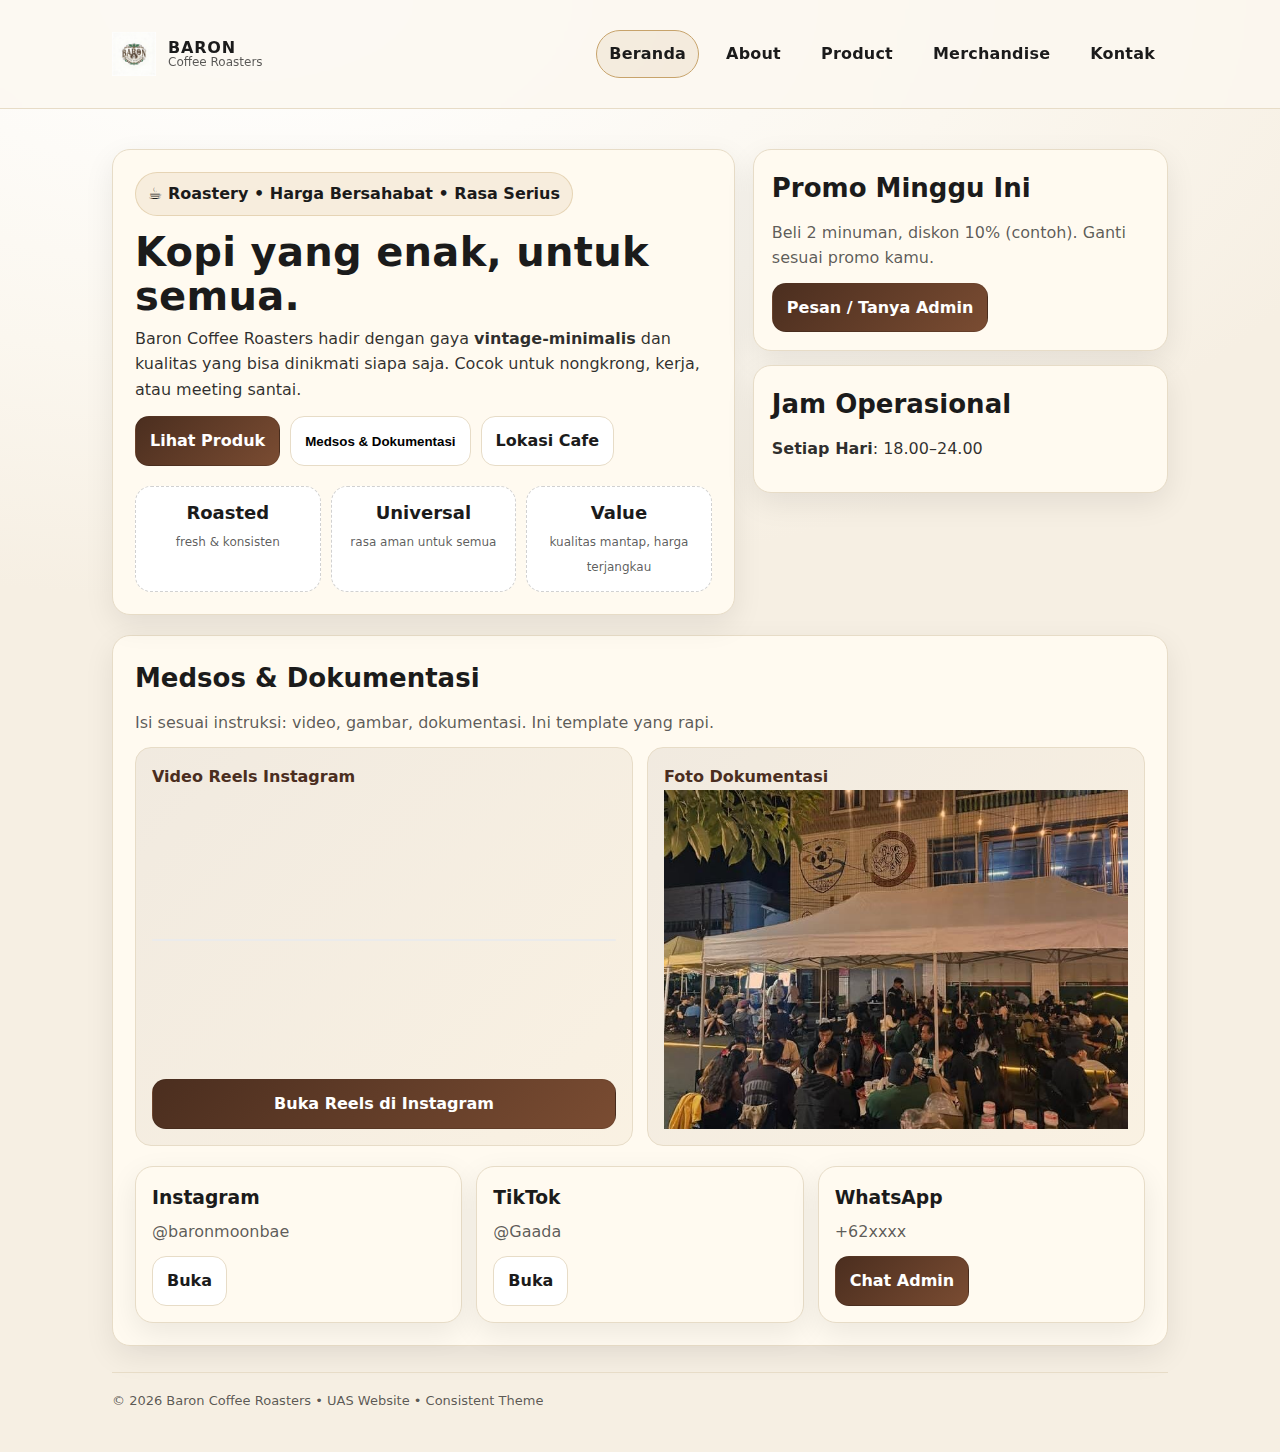
<file: index.html>
<!doctype html>
<html lang="id">
<head>
  <meta charset="utf-8" />
  <meta name="viewport" content="width=device-width,initial-scale=1" />
  <title>Baron Coffee Roasters — Beranda</title>
  <link rel="stylesheet" href="styles.css" />
</head>
<body>
  <header class="topbar">
    <div class="container nav">
      <a class="brand" href="index.html">
        <img src="logo.png" alt="Baron Coffee Roasters Logo">
        <div class="title">
          <strong>BARON</strong>
          <span>Coffee Roasters</span>
        </div>
      </a>
      <nav class="menu">
        <a href="index.html">Beranda</a>
        <a href="about.html">About</a>
        <a href="product.html">Product</a>
        <a href="merchandise.html">Merchandise</a>
        <a href="contact.html">Kontak</a>
      </nav>
    </div>
  </header>

  <main class="container">
    <section class="hero">
      <div class="card pad">
        <div class="badge">☕ Roastery • Harga Bersahabat • Rasa Serius</div>
        <h1>Kopi yang enak, untuk semua.</h1>
        <p>
          Baron Coffee Roasters hadir dengan gaya <b>vintage-minimalis</b> dan kualitas yang bisa dinikmati siapa saja.
          Cocok untuk nongkrong, kerja, atau meeting santai.
        </p>
        <div class="actions">
          <a class="btn primary" href="product.html">Lihat Produk</a>
          <button class="btn" data-scroll="#medsos">Medsos & Dokumentasi</button>
          <a class="btn" href="contact.html">Lokasi Cafe</a>
        </div>

        <div class="section">
          <div class="kpi">
            <div><b>Roasted</b><span>fresh & konsisten</span></div>
            <div><b>Universal</b><span>rasa aman untuk semua</span></div>
            <div><b>Value</b><span>kualitas mantap, harga terjangkau</span></div>
          </div>
        </div>
      </div>

      <div class="sidebox">
        <div class="card mini">
          <h2>Promo Minggu Ini</h2>
          <p class="muted">Beli 2 minuman, diskon 10% (contoh). Ganti sesuai promo kamu.</p>
          <a class="btn primary" href="contact.html">Pesan / Tanya Admin</a>
        </div>

        <div class="card mini">
          <h2>Jam Operasional</h2>
          <p><b>Setiap Hari</b>: 18.00–24.00</p>
        </div>
      </div>
    </section>

    <section class="section card pad" id="medsos">
      <h2>Medsos & Dokumentasi</h2>
      <p class="muted">Isi sesuai instruksi: video, gambar, dokumentasi. Ini template yang rapi.</p>

      <div class="media">
        <div class="ph">
          <div>
            <span class="tag">Video Reels Instagram</span>
            <p><b></b></p>
          </div>

          <!-- Instagram Reels Embed -->
          <blockquote class="instagram-media"
            data-instgrm-permalink="https://www.instagram.com/reel/DRHwDV0EokX/"
            data-instgrm-version="14"
            style="background:#fff; border:1px solid rgba(0,0,0,.08); border-radius:14px; margin:10px 0; padding:0; width:100%;">
          </blockquote>

          <a class="btn primary"
             href="https://www.instagram.com/reel/DRHwDV0EokX/?igsh=MW9xZGlvNHhzNWxycQ=="
             target="_blank" rel="noopener">
            Buka Reels di Instagram
          </a>
        </div>

        <div class="ph">
          <div>
            <span class="tag">Foto Dokumentasi</span>
          </div>
          <img src="Foto_Dokumentasi.jpg" alt="Suasana Moonbae">
        </div>
      </div>

      <div class="section grid3">
        <div class="card item">
          <h3>Instagram</h3>
          <p class="muted">@baronmoonbae </p>
          <a class="btn" href="#" onclick="alert('Ganti link IG dulu ya!')">Buka</a>
        </div>
        <div class="card item">
          <h3>TikTok</h3>
          <p class="muted">@Gaada </p>
          <a class="btn" href="#" onclick="alert('Ganti link TikTok dulu ya!')">Buka</a>
        </div>
        <div class="card item">
          <h3>WhatsApp</h3>
          <p class="muted">+62xxxx </p>
          <a class="btn primary" href="contact.html">Chat Admin</a>
        </div>
      </div>
    </section>

    <footer class="footer">
      <div class="container" style="padding:0">
        © <span id="y"></span> Baron Coffee Roasters • UAS Website • Consistent Theme
      </div>
    </footer>
  </main>

  <script async src="https://www.instagram.com/embed.js"></script>
  <script src="script.js"></script>
  <script>document.getElementById("y").textContent = new Date().getFullYear();</script>
</body>
</html>
</file>
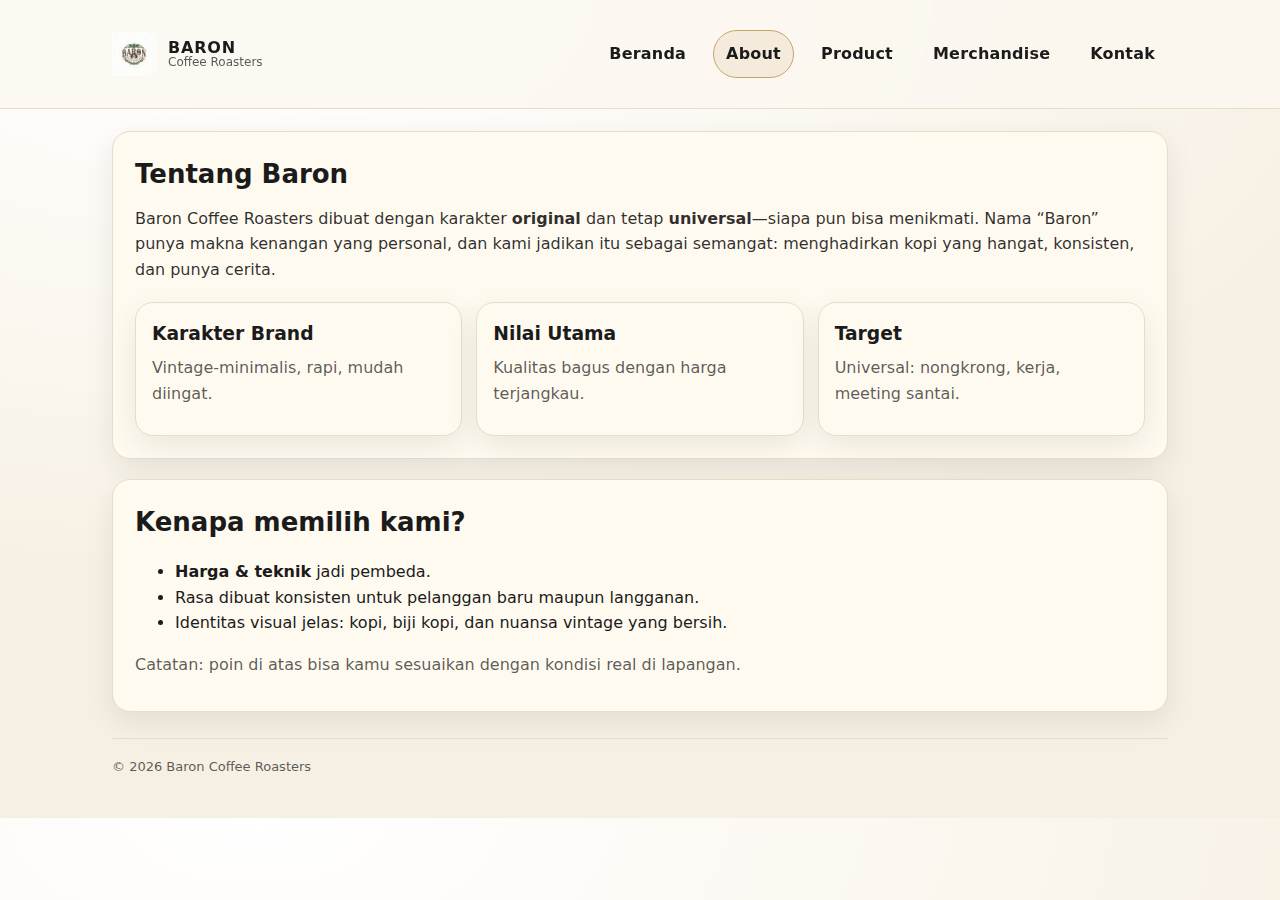
<file: about.html>
<!doctype html>
<html lang="id">
<head>
  <meta charset="utf-8" />
  <meta name="viewport" content="width=device-width,initial-scale=1" />
  <title>Baron Coffee Roasters — About</title>
  <link rel="stylesheet" href="styles.css" />
</head>
<body>
  <header class="topbar">
    <div class="container nav">
      <a class="brand" href="index.html">
        <img src="logo.png" alt="Baron Coffee Roasters Logo">
        <div class="title">
          <strong>BARON</strong>
          <span>Coffee Roasters</span>
        </div>
      </a>
      <nav class="menu">
        <a href="index.html">Beranda</a>
        <a href="about.html">About</a>
        <a href="product.html">Product</a>
        <a href="merchandise.html">Merchandise</a>
        <a href="contact.html">Kontak</a>
      </nav>
    </div>
  </header>

  <main class="container">
    <section class="card pad">
      <h2>Tentang Baron</h2>
      <p>
        Baron Coffee Roasters dibuat dengan karakter <b>original</b> dan tetap <b>universal</b>—siapa pun bisa menikmati.
        Nama “Baron” punya makna kenangan yang personal, dan kami jadikan itu sebagai semangat: menghadirkan kopi yang hangat,
        konsisten, dan punya cerita.
      </p>
      <div class="section grid3">
        <div class="card item">
          <h3>Karakter Brand</h3>
          <p class="muted">Vintage-minimalis, rapi, mudah diingat.</p>
        </div>
        <div class="card item">
          <h3>Nilai Utama</h3>
          <p class="muted">Kualitas bagus dengan harga terjangkau.</p>
        </div>
        <div class="card item">
          <h3>Target</h3>
          <p class="muted">Universal: nongkrong, kerja, meeting santai.</p>
        </div>
      </div>
    </section>

    <section class="section card pad">
      <h2>Kenapa memilih kami?</h2>
      <ul>
        <li><b>Harga & teknik</b> jadi pembeda.</li>
        <li>Rasa dibuat konsisten untuk pelanggan baru maupun langganan.</li>
        <li>Identitas visual jelas: kopi, biji kopi, dan nuansa vintage yang bersih.</li>
      </ul>
      <p class="muted">Catatan: poin di atas bisa kamu sesuaikan dengan kondisi real di lapangan.</p>
    </section>

    <footer class="footer">
      <div class="container" style="padding:0">
        © <span id="y"></span> Baron Coffee Roasters
      </div>
    </footer>
  </main>

  <script src="script.js"></script>
  <script>document.getElementById("y").textContent = new Date().getFullYear();</script>
</body>
</html>
</file>
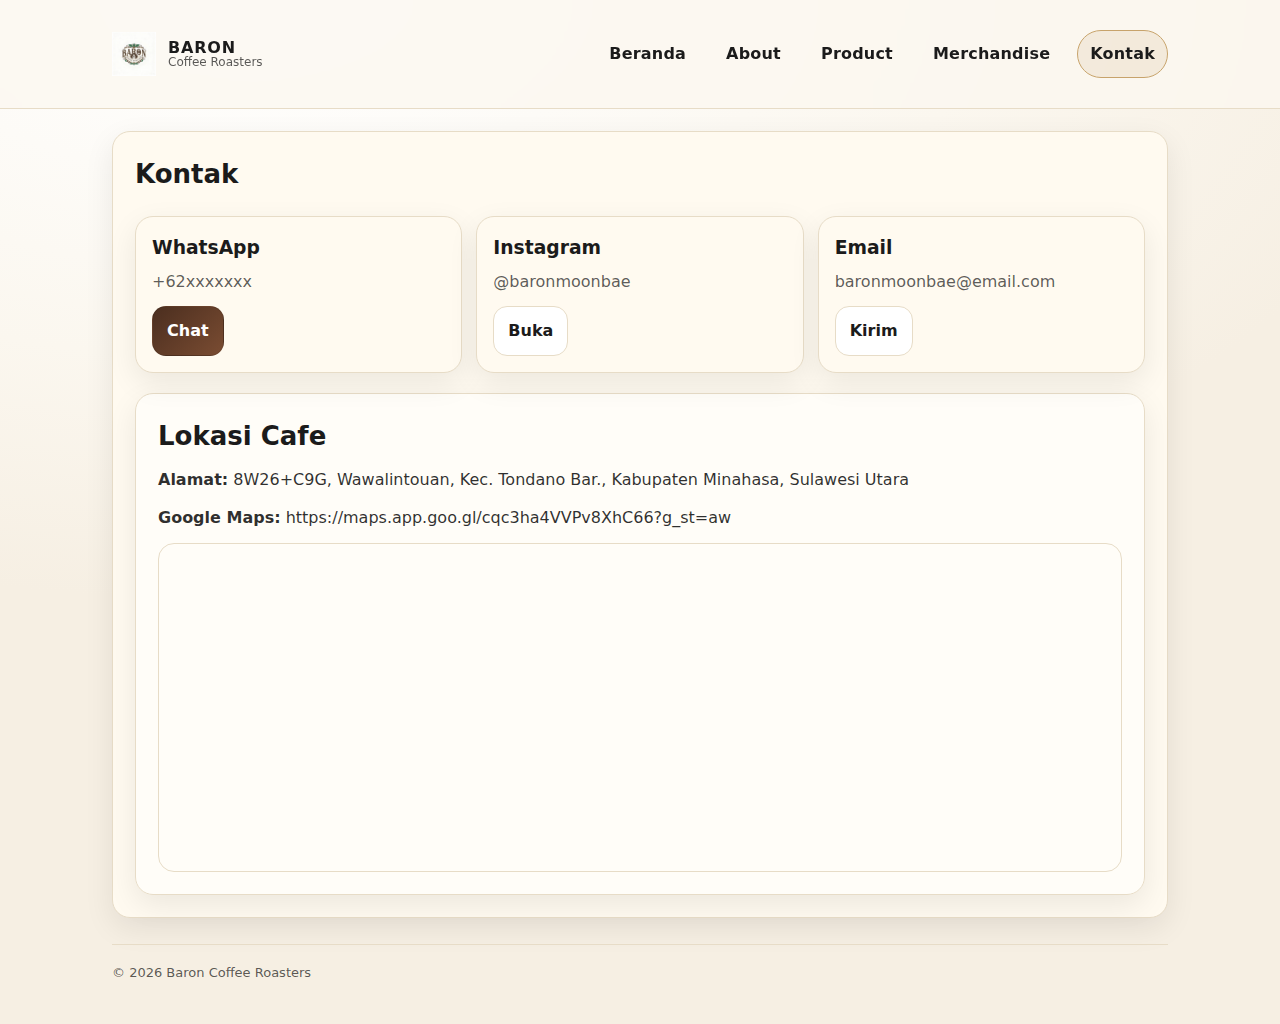
<file: contact.html>
<!doctype html>
<html lang="id">
<head>
  <meta charset="utf-8" />
  <meta name="viewport" content="width=device-width,initial-scale=1" />
  <title>Baron Coffee Roasters — Kontak</title>
  <link rel="stylesheet" href="styles.css" />
</head>
<body>
  <header class="topbar">
    <div class="container nav">
      <a class="brand" href="index.html">
        <img src="logo.png" alt="Baron Coffee Roasters Logo">
        <div class="title">
          <strong>BARON</strong>
          <span>Coffee Roasters</span>
        </div>
      </a>
      <nav class="menu">
        <a href="index.html">Beranda</a>
        <a href="about.html">About</a>
        <a href="product.html">Product</a>
        <a href="merchandise.html">Merchandise</a>
        <a href="contact.html">Kontak</a>
      </nav>
    </div>
  </header>

  <main class="container">
    <section class="card pad">
      <h2>Kontak</h2>

      <div class="grid3 section">
        <div class="card item">
          <h3>WhatsApp</h3>
          <p class="muted">+62xxxxxxx </p>
          <a class="btn primary" href="#" onclick="alert('Ganti nomor WA dulu ya!')">Chat</a>
        </div>
        <div class="card item">
          <h3>Instagram</h3>
          <p class="muted">@baronmoonbae </p>
          <a class="btn" href="#" onclick="alert('Ganti link IG dulu ya!')">Buka</a>
        </div>
        <div class="card item">
          <h3>Email</h3>
          <p class="muted">baronmoonbae@email.com </p>
          <a class="btn" href="#" onclick="alert('Ganti email dulu ya!')">Kirim</a>
        </div>
      </div>

      <div class="section card pad" style="background:rgba(255,255,255,.55)">
        <h2>Lokasi Cafe</h2>
        <p><b>Alamat:</b> 8W26+C9G, Wawalintouan, Kec. Tondano Bar., Kabupaten Minahasa, Sulawesi Utara</p>
        <p><b>Google Maps:</b> https://maps.app.goo.gl/cqc3ha4VVPv8XhC66?g_st=aw</p>

        <!-- CARA CEPAT: buka Google Maps -> Share -> Embed a map -> copy HTML iframe -->
        <div style="margin-top:12px; border-radius:16px; overflow:hidden; border:1px solid var(--line);">
          <iframe src="https://www.google.com/maps/embed?pb=!1m18!1m12!1m3!1d3988.7897094697396!2d124.91094520000001!3d1.3010559000000002!2m3!1f0!2f0!3f0!3m2!1i1024!2i768!4f13.1!3m3!1m2!1s0x328715005c927f55%3A0x173a81e8b3f80809!2sMoonBae%20Tondano!5e0!3m2!1sid!2sid!4v1765875985945!5m2!1sid!2sid" 
          width="100%" height="320" style="border:0;" 
          allowfullscreen="" loading="lazy" referrerpolicy="no-referrer-when-downgrade">
        </iframe>
        </div>
      </div>
    </section>

    <footer class="footer">
      <div class="container" style="padding:0">
        © <span id="y"></span> Baron Coffee Roasters
      </div>
    </footer>
  </main>

  <script src="script.js"></script>
  <script>document.getElementById("y").textContent = new Date().getFullYear();</script>
</body>
</html>
</file>
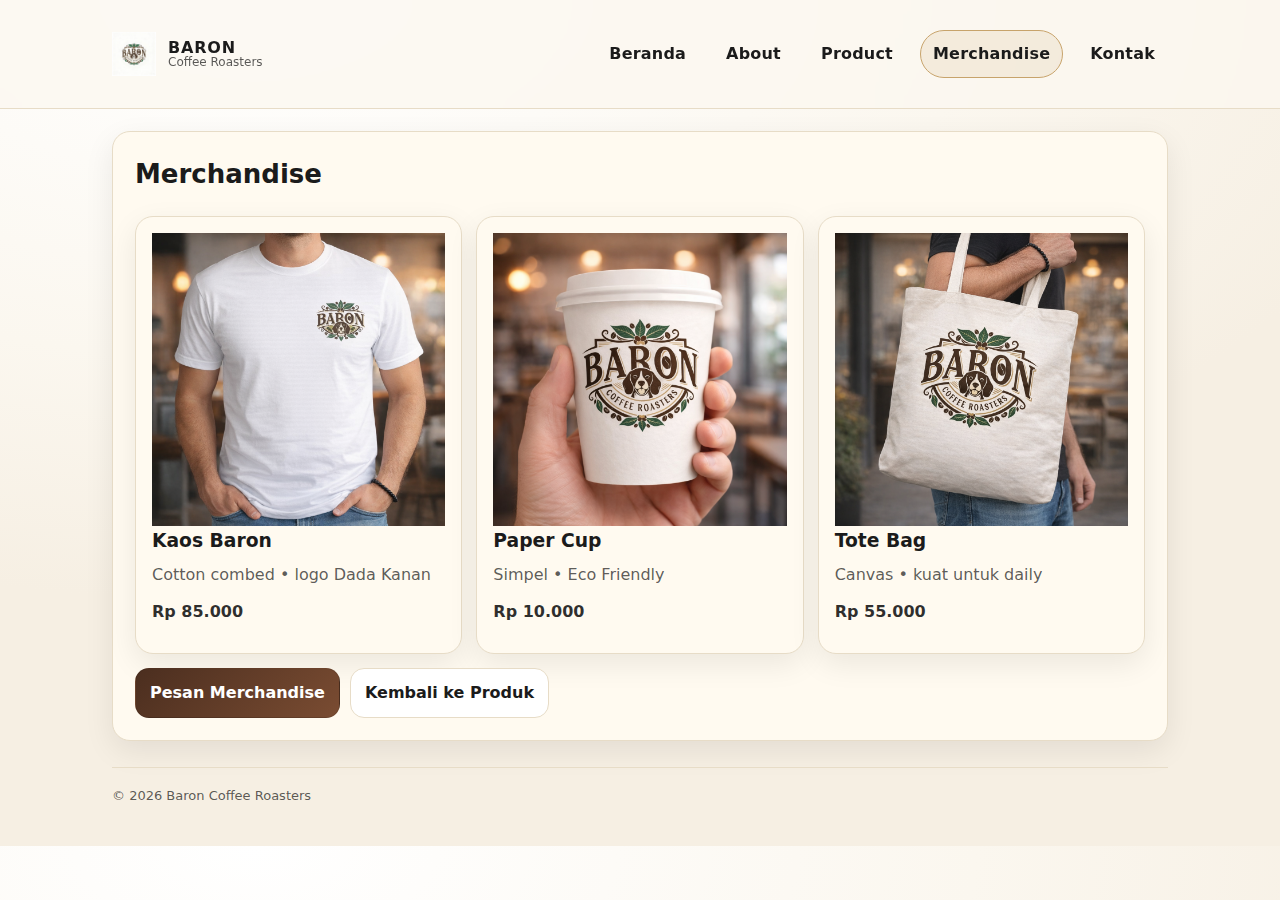
<file: merchandise.html>
<!doctype html>
<html lang="id">
<head>
  <meta charset="utf-8" />
  <meta name="viewport" content="width=device-width,initial-scale=1" />
  <title>Baron Coffee Roasters — Merchandise</title>
  <link rel="stylesheet" href="styles.css" />
</head>
<body>
  <header class="topbar">
    <div class="container nav">
      <a class="brand" href="index.html">
        <img src="logo.png" alt="Baron Coffee Roasters Logo">
        <div class="title">
          <strong>BARON</strong>
          <span>Coffee Roasters</span>
        </div>
      </a>
      <nav class="menu">
        <a href="index.html">Beranda</a>
        <a href="about.html">About</a>
        <a href="product.html">Product</a>
        <a href="merchandise.html">Merchandise</a>
        <a href="contact.html">Kontak</a>
      </nav>
    </div>
  </header>

  <main class="container">
    <section class="card pad">
      <h2>Merchandise</h2>

      <div class="grid3 section">
        <div class="card item">
          <img src="Mockup_Kaos.png" alt="Baron Coffee Roasters Mockup">
          <h3>Kaos Baron</h3>
          <p class="muted">Cotton combed • logo Dada Kanan</p>
          <p><b>Rp 85.000</b></p>
        </div>
        <div class="card item">
          <img src="Mockup_Cup.png" alt="Baron Coffee Roasters Mockup">
          <h3>Paper Cup</h3>
          <p class="muted">Simpel • Eco Friendly</p>
          <p><b>Rp 10.000</b></p>
        </div>
        <div class="card item">
          <img src="Mockup_Totebag.png" alt="Baron Coffee Roasters Mockup">
          <h3>Tote Bag</h3>
          <p class="muted">Canvas • kuat untuk daily</p>
          <p><b>Rp 55.000</b></p>
        </div>
      </div>

      <div class="actions">
        <a class="btn primary" href="contact.html">Pesan Merchandise</a>
        <a class="btn" href="product.html">Kembali ke Produk</a>
      </div>
    </section>

    <footer class="footer">
      <div class="container" style="padding:0">
        © <span id="y"></span> Baron Coffee Roasters
      </div>
    </footer>
  </main>

  <script src="script.js"></script>
  <script>document.getElementById("y").textContent = new Date().getFullYear();</script>
</body>
</html>
</file>
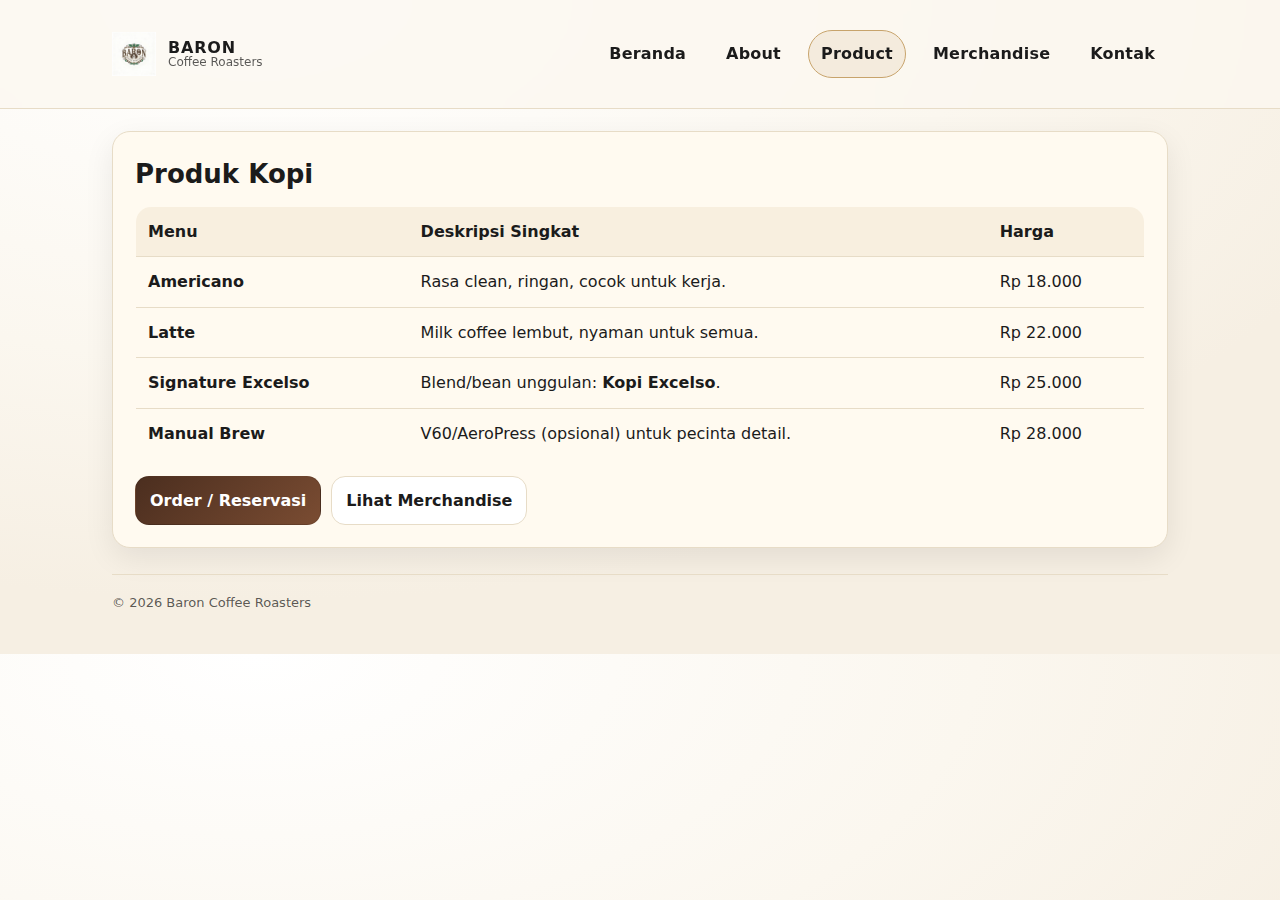
<file: product.html>
<!doctype html>
<html lang="id">
<head>
  <meta charset="utf-8" />
  <meta name="viewport" content="width=device-width,initial-scale=1" />
  <title>Baron Coffee Roasters — Product</title>
  <link rel="stylesheet" href="styles.css" />
</head>
<body>
  <header class="topbar">
    <div class="container nav">
      <a class="brand" href="index.html">
        <img src="logo.png" alt="Baron Coffee Roasters Logo">
        <div class="title">
          <strong>BARON</strong>
          <span>Coffee Roasters</span>
        </div>
      </a>
      <nav class="menu">
        <a href="index.html">Beranda</a>
        <a href="about.html">About</a>
        <a href="product.html">Product</a>
        <a href="merchandise.html">Merchandise</a>
        <a href="contact.html">Kontak</a>
      </nav>
    </div>
  </header>

  <main class="container">
    <section class="card pad">
      <h2>Produk Kopi</h2>

      <table class="table">
        <thead>
          <tr>
            <th>Menu</th>
            <th>Deskripsi Singkat</th>
            <th>Harga</th>
          </tr>
        </thead>
        <tbody>
          <tr>
            <td><b>Americano</b></td>
            <td>Rasa clean, ringan, cocok untuk kerja.</td>
            <td>Rp 18.000</td>
          </tr>
          <tr>
            <td><b>Latte</b></td>
            <td>Milk coffee lembut, nyaman untuk semua.</td>
            <td>Rp 22.000</td>
          </tr>
          <tr>
            <td><b>Signature Excelso</b></td>
            <td>Blend/bean unggulan: <b>Kopi Excelso</b>.</td>
            <td>Rp 25.000</td>
          </tr>
          <tr>
            <td><b>Manual Brew</b></td>
            <td>V60/AeroPress (opsional) untuk pecinta detail.</td>
            <td>Rp 28.000</td>
          </tr>
        </tbody>
      </table>

      <div class="actions" style="margin-top:16px">
        <a class="btn primary" href="contact.html">Order / Reservasi</a>
        <a class="btn" href="merchandise.html">Lihat Merchandise</a>
      </div>
    </section>

    <footer class="footer">
      <div class="container" style="padding:0">
        © <span id="y"></span> Baron Coffee Roasters
      </div>
    </footer>
  </main>

  <script src="script.js"></script>
  <script>document.getElementById("y").textContent = new Date().getFullYear();</script>
</body>
</html>
</file>
<file: styles.css>
:root{
  --bg: #fbf7ef;
  --paper: #fffaf0;
  --ink: #1b1b1b;
  --coffee: #4b2e1f;
  --coffee2:#7a4c32;
  --line:#e7dcc7;
  --accent:#c7a36b;
  --shadow: 0 10px 30px rgba(0,0,0,.08);
  --radius: 18px;
  --max: 1100px;
}

*{box-sizing:border-box}
html,body{margin:0;padding:0}
body{
  font-family: ui-sans-serif, system-ui, -apple-system, Segoe UI, Roboto, Arial, sans-serif;
  color:var(--ink);
  background: radial-gradient(1200px 600px at 20% 0%, #ffffff 0%, var(--bg) 60%, #f6efe3 100%);
  line-height:1.6;
}

a{color:inherit;text-decoration:none}
img{max-width:100%;display:block}

.container{max-width:var(--max);margin:0 auto;padding:22px}

.topbar{
  position:sticky; top:0; z-index:50;
  background: rgba(251,247,239,.78);
  backdrop-filter: blur(10px);
  border-bottom:1px solid var(--line);
}

.nav{
  display:flex; align-items:center; justify-content:space-between; gap:16px;
}

.brand{
  display:flex; align-items:center; gap:12px;
  padding:10px 0;
}
.brand img{width:44px;height:44px;object-fit:contain}
.brand .title{
  display:flex; flex-direction:column; line-height:1.1;
}
.brand .title strong{letter-spacing:.8px}
.brand .title span{font-size:12px;color:rgba(0,0,0,.65)}

.menu{
  display:flex; gap:14px; flex-wrap:wrap;
}
.menu a{
  padding:10px 12px;
  border-radius:999px;
  border:1px solid transparent;
  font-weight:600;
  letter-spacing:.2px;
}
.menu a:hover{border-color:var(--line); background:rgba(255,255,255,.55)}
.menu a.active{border-color:var(--accent); background:rgba(199,163,107,.14)}

.hero{
  display:grid; grid-template-columns:1.2fr .8fr;
  gap:18px; align-items:stretch;
  margin-top:18px;
}
.card{
  background:var(--paper);
  border:1px solid var(--line);
  border-radius:var(--radius);
  box-shadow:var(--shadow);
}
.card.pad{padding:22px}
.badge{
  display:inline-flex; gap:8px; align-items:center;
  padding:8px 12px; border-radius:999px;
  background:rgba(199,163,107,.14);
  border:1px solid rgba(199,163,107,.35);
  font-weight:700;
  width:fit-content;
}
h1{margin:14px 0 8px; font-size:40px; line-height:1.1; letter-spacing:.3px}
h2{margin:0 0 10px; font-size:26px}
p{margin:0 0 12px; color:rgba(0,0,0,.82)}

.actions{display:flex; gap:10px; flex-wrap:wrap; margin-top:14px}
.btn{
  display:inline-flex; align-items:center; justify-content:center;
  padding:11px 14px;
  border-radius:14px;
  border:1px solid var(--line);
  background:white;
  font-weight:800;
  cursor:pointer;
}
.btn.primary{
  background: linear-gradient(135deg, var(--coffee) 0%, var(--coffee2) 100%);
  border-color:rgba(0,0,0,.08);
  color:white;
}
.btn:hover{transform: translateY(-1px)}
.btn:active{transform: translateY(0px)}

.sidebox{
  height:100%;
  display:flex; flex-direction:column; gap:14px;
}
.sidebox .mini{
  padding:18px;
}
.kpi{
  display:grid; grid-template-columns:repeat(3,1fr); gap:10px;
}
.kpi div{
  background:white;
  border:1px dashed rgba(0,0,0,.18);
  border-radius:16px;
  padding:12px;
  text-align:center;
}
.kpi b{display:block; font-size:18px}
.kpi span{font-size:12px; color:rgba(0,0,0,.65)}

.section{margin-top:20px}
.grid3{
  display:grid; grid-template-columns:repeat(3,1fr); gap:14px;
}
.item{
  padding:16px;
}
.item h3{margin:0 0 6px}
.muted{color:rgba(0,0,0,.65)}

.media{
  display:grid; grid-template-columns:1fr 1fr; gap:14px;
}
.media .ph{
  border-radius:16px;
  border:1px solid var(--line);
  background:
    linear-gradient(135deg, rgba(75,46,31,.08) 0%, rgba(199,163,107,.10) 100%);
  padding:16px;
  min-height:180px;
  display:flex; flex-direction:column; justify-content:space-between;
}
.media .ph small{color:rgba(0,0,0,.6)}
.media .ph .tag{
  display:inline-block;
  font-weight:800;
  color:var(--coffee);
}

.table{
  width:100%;
  border-collapse:collapse;
  overflow:hidden;
  border-radius:16px;
  border:1px solid var(--line);
}
.table th,.table td{
  padding:12px 12px;
  border-bottom:1px solid var(--line);
  text-align:left;
}
.table th{background:rgba(199,163,107,.12)}
.table tr:last-child td{border-bottom:none}

.footer{
  margin-top:26px;
  padding:18px 0;
  border-top:1px solid var(--line);
  color:rgba(0,0,0,.65);
  font-size:13px;
}

@media (max-width: 900px){
  .hero{grid-template-columns:1fr}
  h1{font-size:34px}
  .grid3{grid-template-columns:1fr}
  .media{grid-template-columns:1fr}
  .kpi{grid-template-columns:1fr}
}
</file>
